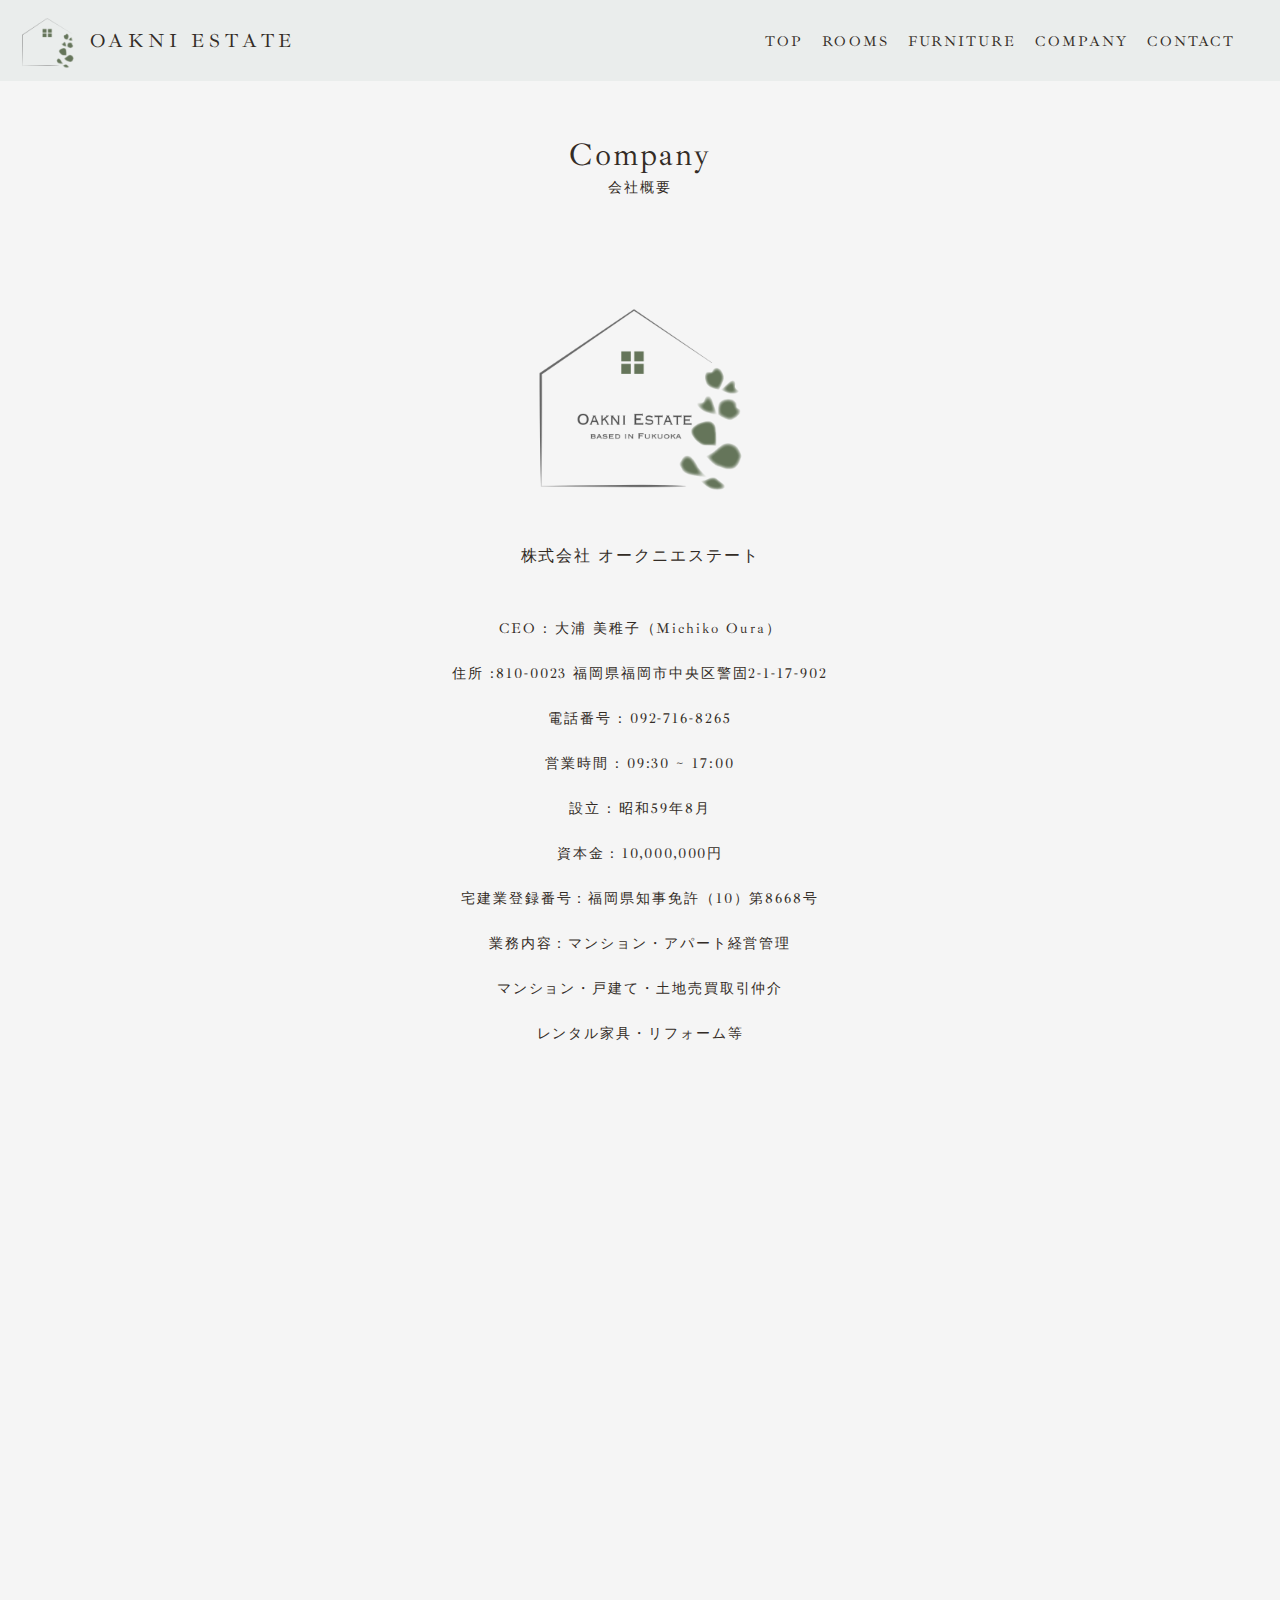
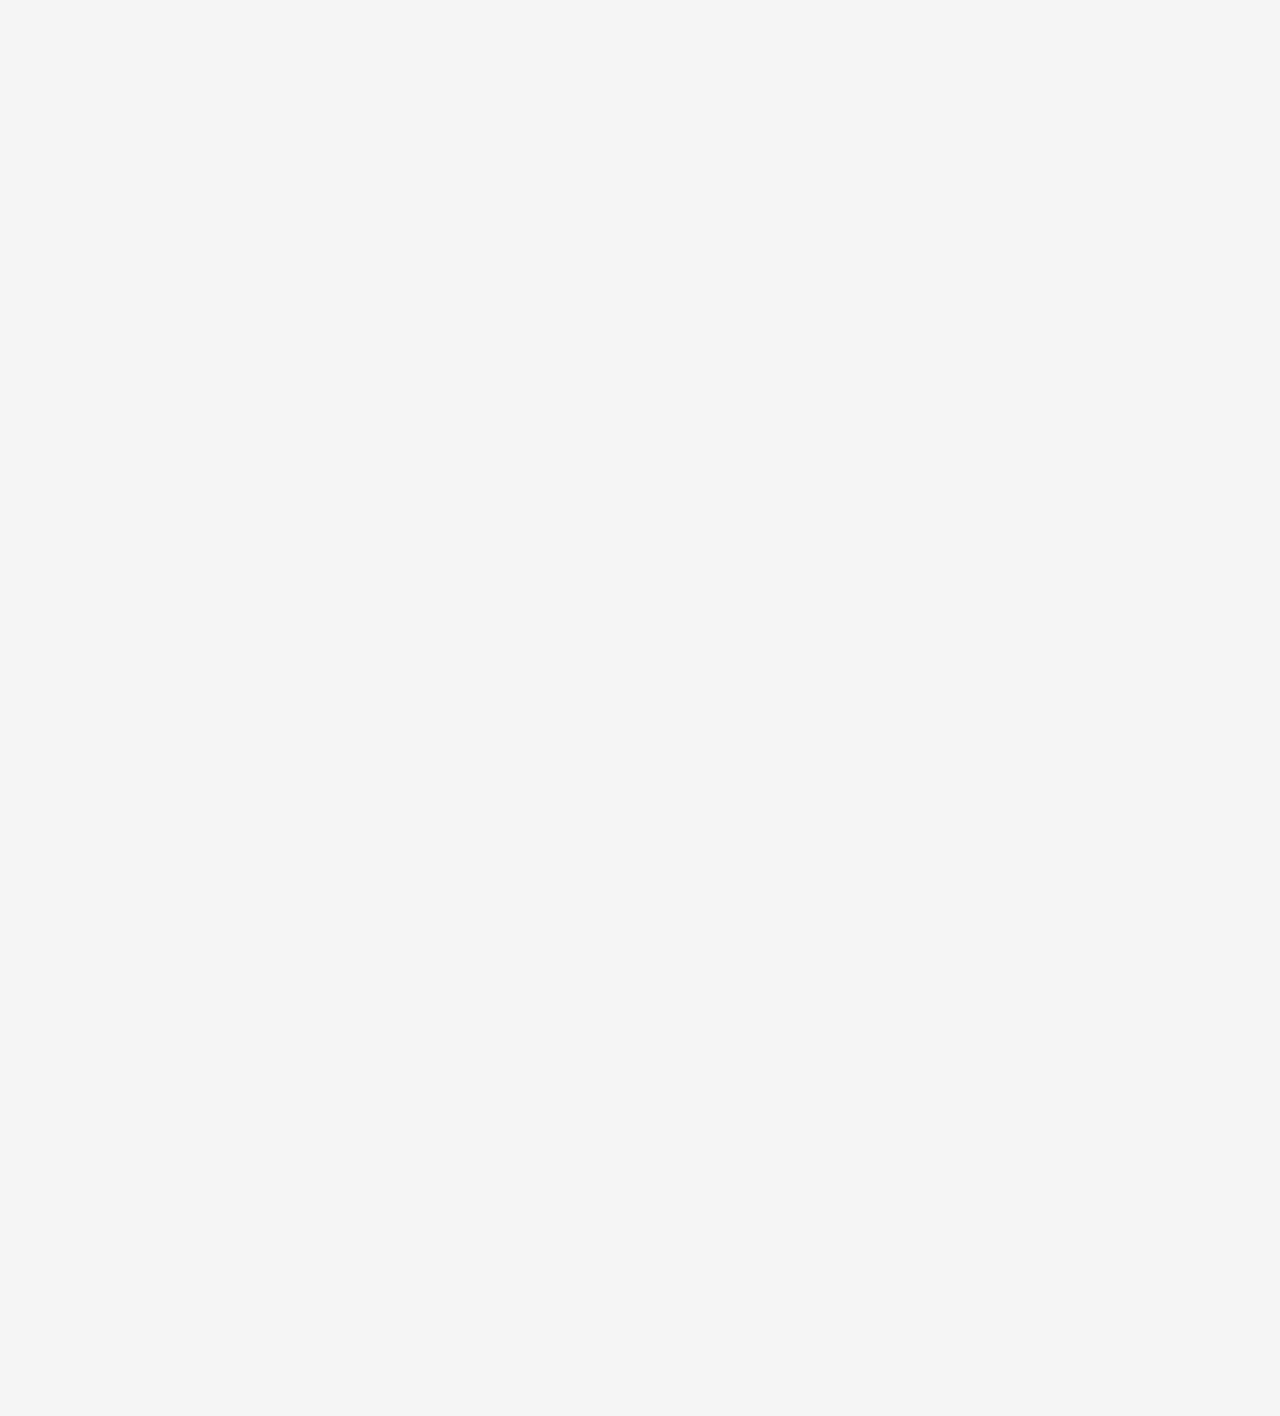
<file: company.html>
<!DOCTYPE html>
<html lang="ja">
  <head>
    <!-- Global site tag (gtag.js) - Google Analytics -->
    <script async src="https://www.googletagmanager.com/gtag/js?id=UA-210362828-1"></script>
    <script>
      window.dataLayer = window.dataLayer || [];
      function gtag(){dataLayer.push(arguments);}
      gtag('js', new Date());

      gtag('config', 'UA-210362828-1');
    </script>

    <meta charset="UTF-8">
    <meta http-equiv="X-UA-Compatible" content="IE=edge">
    <meta name="viewport" content="width=device-width, initial-scale=1.0">
    <title>オークニエステート：会社概要</title>
    <meta name="description" content="福岡でのお部屋探し、不動産仲介、ワークスペース探し、賃貸売買はオークニエステートにお任せください。福岡市中央区警固にオフィスを構える不動産です。どうぞお気軽に、ご相談ください。">
    
    <link rel="shortcut icon" href="img/favicon.ico" type="image/x-icon">
    <link rel="stylesheet" href="css/ress.css">
    <link rel="stylesheet" href="css/common.css">
    <link rel="stylesheet" href="css/company.css">

    <!-- Google Fonts -->
    <link rel="preconnect" href="https://fonts.googleapis.com">
    <link rel="preconnect" href="https://fonts.gstatic.com" crossorigin>
    <link href="https://fonts.googleapis.com/css2?family=Ibarra+Real+Nova&display=swap" rel="stylesheet">
    <link href="https://fonts.googleapis.com/css2?family=WindSong&display=swap" rel="stylesheet">


    <!-- Font Awesome -->
    <link href="https://use.fontawesome.com/releases/v5.6.1/css/all.css" rel="stylesheet">


    <!-- jQuery読み込み -->
    <script src="https://ajax.googleapis.com/ajax/libs/jquery/3.6.0/jquery.min.js"></script>

    <!-- ハンバーガーメニュー -->
    <script>
      $(function() {
        $('.three_line').on("click", function(){
    
        $(this).toggleClass('open');
        $('#gnav').toggleClass('open');
      });
    });
    
    // メニューをクリックされたら、非表示にする
    $(function() {
      $('.gnav-menu li a').on("click", function(){
        $('#gnav').removeClass('open');
      });
    });
    </script>

    <!-- 各コンテンツをふっわっと表示させるJS -->
    <script>
      window.onload = function() {
        scroll_effect();

        $(window).scroll(function(){
        scroll_effect();
      });

      function scroll_effect(){
        $('.effect-fade').each(function(){
          var elemPos = $(this).offset().top;
          var scroll = $(window).scrollTop();
          var windowHeight = $(window).height();
          if (scroll > elemPos - windowHeight){
          $(this).addClass('effect-scroll');
          }
        });
        }
      };
    </script>
    

  </head>
  <body>

    <header class="header">
      <!-- ヘッダー左（ロゴ、会社名） -->
      <section class="header-left">
        <div class="site-logo"><img src="img/site-logo.png" alt="ロゴ"></div>
        <p class="site-title">OAKNI ESTATE</p>
      </section>
      
      <!-- ヘッダー右（グロナビ） -->
      <section class="header-right">
        <nav id="nav">

          <li><a href="index.html" target="_blank" rel="noopener noreferrer">
            <span class="en">TOP</span>
            <span class="jp">トップ</span></a>
          </li>

          <li><a href="rooms.html" target="_blank" rel="noopener noreferrer" >
            <span class="en">ROOMS</span>
            <span class="jp">賃貸物件</span></a>
            <ul>
              <li><a href="rooms.html#jump" target="_blank" rel="noopener noreferrer">▶︎必要書類</a></li>
            </ul>
          </li>
            

          <li><a href="furniture.html" target="_blank" rel="noopener noreferrer" >
            <span class="en">FURNITURE</span>
            <span class="jp">家具のリース</span></a>
          </li>

          <li><a href="company.html" target="_blank" rel="noopener noreferrer" >
            <span class="en">COMPANY</span>
            <span class="jp">会社について</span></a>
          </li>

          <li><a href="contact.php" target="_blank" rel="noopener noreferrer" >
            <span class="en">CONTACT</span>
            <span class="jp">お問い合わせ</span></a>
          </li>
        </nav>
      </section>


      <!-- ハンバーガーメニュー -->
      <div id="hamburger">
        <section>
          <div class="three_line" id="btnA">
            <span></span>
            <span></span>
            <span></span>
          </div>
        </section>

        <!--ハンバーガー内のグロナビ-->
        <nav id="gnav">
          <div class="gnav-menu">

            <div class="gnav-img"><img src="img/oakni-logo.png" alt=""></div>

            <ul>
              <li><a href="index.html" target="_blank" rel="noopener noreferrer">
                <span>トップページ</span></a>
              </li>
    
              <li><a href="rooms.html" target="_blank" rel="noopener noreferrer" >
                <span>賃貸物件情報</span></a>
              </li>

              <li><a href="rooms.html#jump" target="_blank" rel="noopener noreferrer">
                <span>必要書類</span></a>
              </li>
                
    
              <li><a href="furniture.html" target="_blank" rel="noopener noreferrer" >
                <span>家具のリース</span></a>
              </li>
    
              <li><a href="company.html" target="_blank" rel="noopener noreferrer" >
                <span>会社概要</span></a>
              </li>
            </ul>

            <!-- ハンバーガーお問い合わせボタン -->
            <section class="contact02">
              <a class="contact-btn02" href="contact.php">
                <span>お問い合わせ</span>
              </a>
            </section>
          </div>

          <!--ハンバーガー内SNSセクション-->
          <ul class="sns-btns">
  
            <li><a href="https://www.instagram.com/oakni_estate/?hl=ja" class="flowbtn insta"><i class="fab fa-instagram"></i></a></li>
      
            <li><a href="https://lin.ee/byyGB2t" class="flowbtn line"><i class="fab fa-line"></i></a></li>

            <li><a href="mailto:oak@oakni-estate.co.jp" class="flowbtn mail"><i class="far fa-envelope"></i></a></li>
            </ul>
        </nav>
      </div>

    </header>

    <main class="second-main effect-fade">

      <!-- 共通h2・h3 -->
      <h2>Company</h2>
      <h3>会社概要</h3>

      <!-- オークニエステートのロゴ写真 -->
      <section class="company-logo" effect-fade>
        <img src="img/oakni-logo.png" alt="">
      </section>
      

      <!-- 会社概要 -->
      <section class="company-txt effect-fade">
        <p class="company-name" >株式会社 オークニエステート</p>
        <p>CEO : 大浦 美稚子（Michiko Oura）</p>
        <p>住所 :810-0023 福岡県福岡市中央区警固2-1-17-902</p>
        <p><a href="tel:092-716-8265">電話番号 : 092-716-8265</a></p>
        <p>営業時間 : 09:30 ~ 17:00</p>
        <p>設立 : 昭和59年8月</p>
        <p>資本金 : 10,000,000円</p>
        <p>宅建業登録番号：福岡県知事免許（10）第8668号</p>
        
        <p>業務内容：マンション・アパート経営管理<br>
          マンション・戸建て・土地売買取引仲介<br>レンタル家具・リフォーム等</p>

        <iframe class="map effect-fade" src="https://www.google.com/maps/embed?pb=!1m18!1m12!1m3!1d3323.8400359659026!2d130.39056951515232!3d33.58350234973308!2m3!1f0!2f0!3f0!3m2!1i1024!2i768!4f13.1!3m3!1m2!1s0x354191805e2b8deb%3A0x9d005bc292284414!2zKOagqinjgqrjg7zjgq_jg4vjgqjjgrnjg4bjg7zjg4g!5e0!3m2!1sja!2sjp!4v1634260602253!5m2!1sja!2sjp" width="400" height="200" style="border:0;" allowfullscreen="" loading="lazy"></iframe>

      </section>

      <!-- スタッフ紹介 -->
      <section class="staff effect-fade">
        <h2>Staff</h2>
        <h3>スタッフ紹介</h3>

        <div class="staff-introduce">

          <li class="effect-fade">
            <p class="staff-name">大浦 美稚子</p>
            <p class="staff-en-name">-Michiko Oura-</p>
            <p class="staff-role">代表取締役社長</p>
            <p class="staff-comment">警固で不動産を始めて50年になります。<br>女性ならではの視点から、<br>お客様の好みにあったお部屋探しをさせていただきます。</p>
          </li>
  
  
          <li class="effect-fade">
            <p class="staff-name">久保 美香</p>
            <p class="staff-en-name">-Mika Kubo-</p>
            <p class="staff-role">宅地建物取引士</p>
            <p class="staff-comment">賃貸・売買・管理、お家のリフォームまで、<br>なんでもお尋ねください。<br>お客さまの目線でご対応させていただきます。</p>
          </li>
  
  
  
          <li class="effect-fade">
            <p class="staff-name">三浦 美枝</p>
            <p class="staff-en-name">-Mie Miura-</p>
            <p class="staff-role">総務</p>
            <p class="staff-comment">お家のリフォーム、管理物件のオーナー様、<br>入居者対応を担当しております。</p>
          </li>
  
  
  
          <li class="effect-fade">
            <p class="staff-name">早瀬 千絵</p>
            <p class="staff-en-name">-Chie Hayase-</p>
            <p class="staff-role">経理</p>
            <p class="staff-comment">インテリア、収納アドバイザーとして<br>アドバイス差し上げます。</p>
          </li>
  

        </div>
        
      </section>


      <!-- 共通お問い合わせボタン -->
      <section class="contact effect-fade">
        <a class="contact-btn" href="contact.php">
          <span>CONTACT</span>
        </a>
      </section>

    </main>
    
    <footer class="footer effect-fade">
      <!-- 共通フッター -->
      <section class="main-footer">
        <section class="footer-left">
          <img class="footer-logo" src="img/oakni-logo.png" alt="">
          <div class="footer-adress">
            <p class="comapny-name">株式会社オークニエステート</p>
            <p class="adress">〒810-0023<br><a href="company.html" target="_blank" rel="noopener noreferrer" >福岡市中央区警固2-1-17-902</a></p>
            <p class="footer-tel"><a href="tel:092-716-8265" target="_blank" rel="noopener noreferrer" >tel:092-716-8265</a></p>
          </div>
        </section>

        <section class="footer-right">
          <li><a href="index.html" target="_blank" rel="noopener noreferrer" >
            <span>TOP</span></a>
          </li>

          <li><a href="rooms.html" target="_blank" rel="noopener noreferrer" >
          <span>ROOMS</span></a>
          </li>
          
          <li><a href="furniture.html" target="_blank" rel="noopener noreferrer" >
          <span>FURNITURE</span></a>
          </li>

          <li><a href="company.html" target="_blank" rel="noopener noreferrer" >
          <span>COMPANY</span></a>
          </li>

          <li><a href="contact.php" target="_blank" rel="noopener noreferrer" >
          <span>CONTACT</span></a>
          </li>

        </section>
      </section>

      <section class="copy-right">
        <p>©︎ 2021, Oakni Estate, All Rights Reserved.</p>
      </section>
    
    </footer>
  
  </body>
</html>
</file>
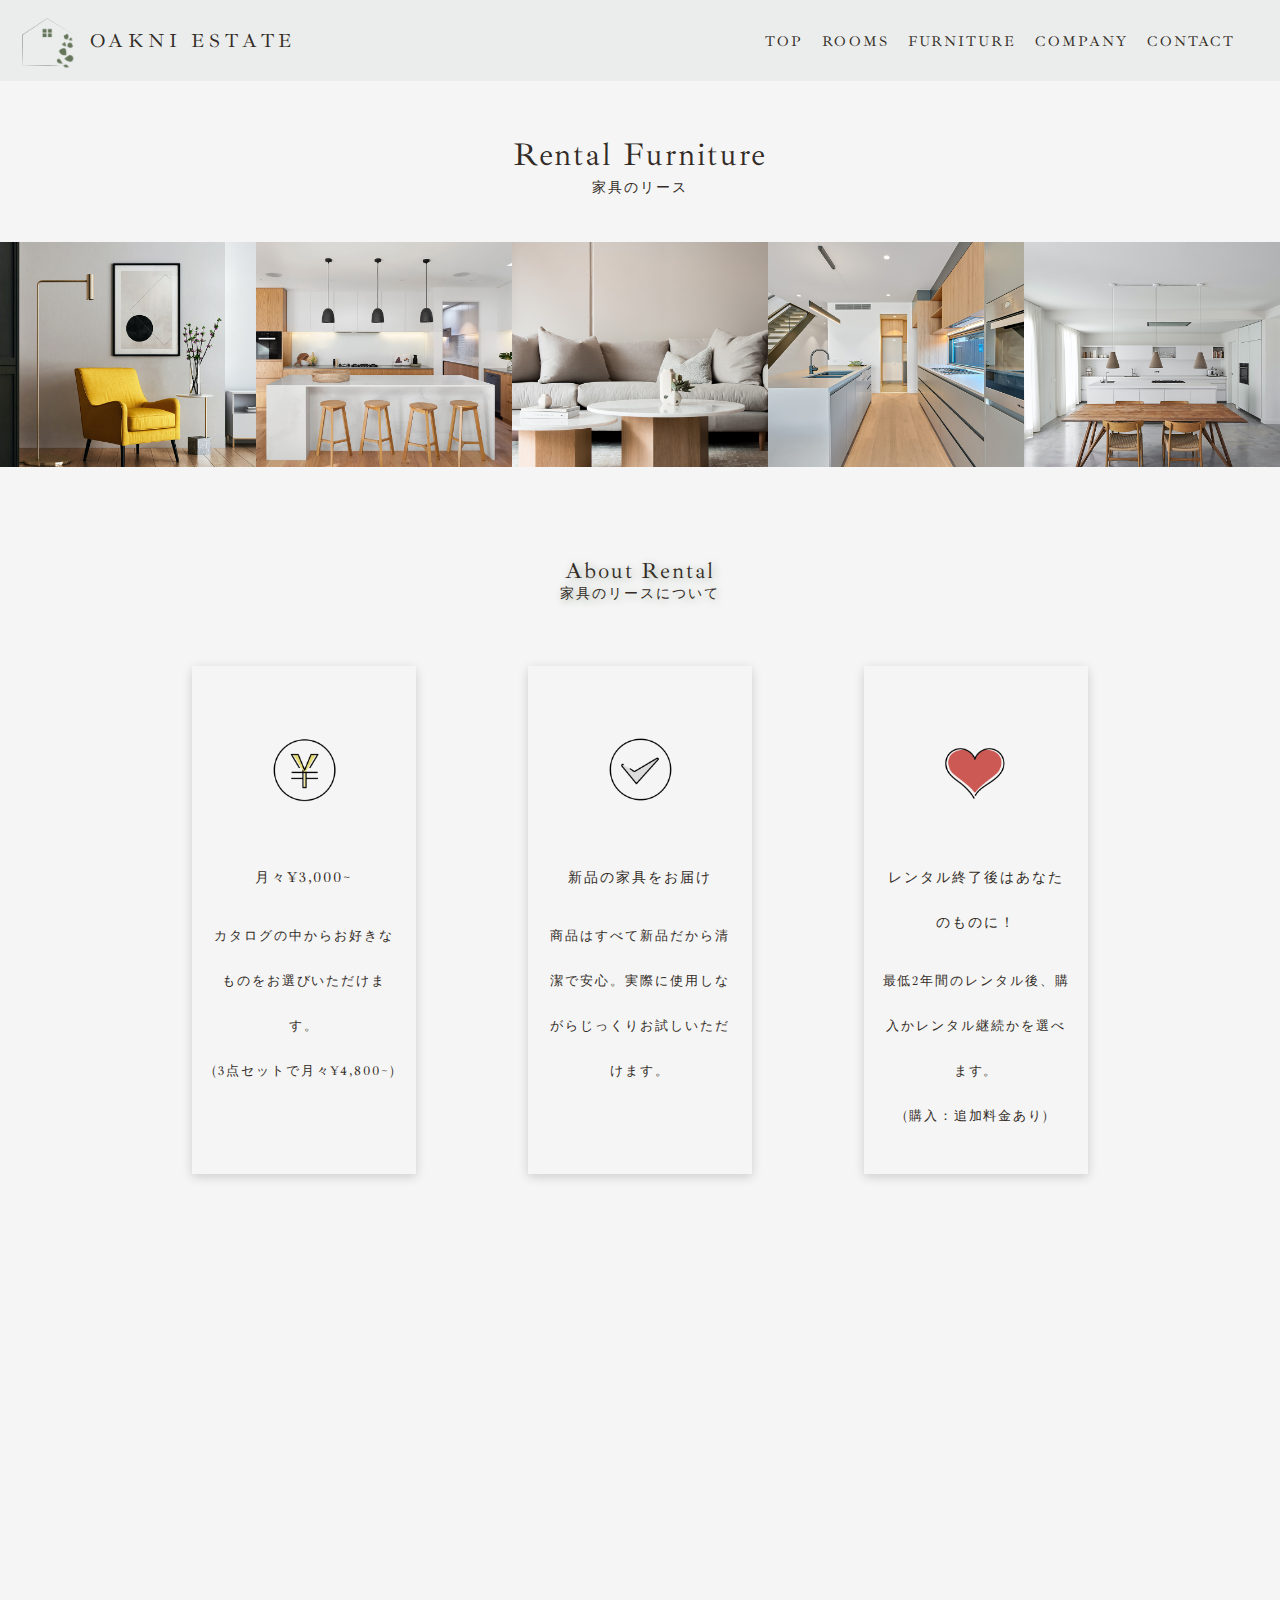
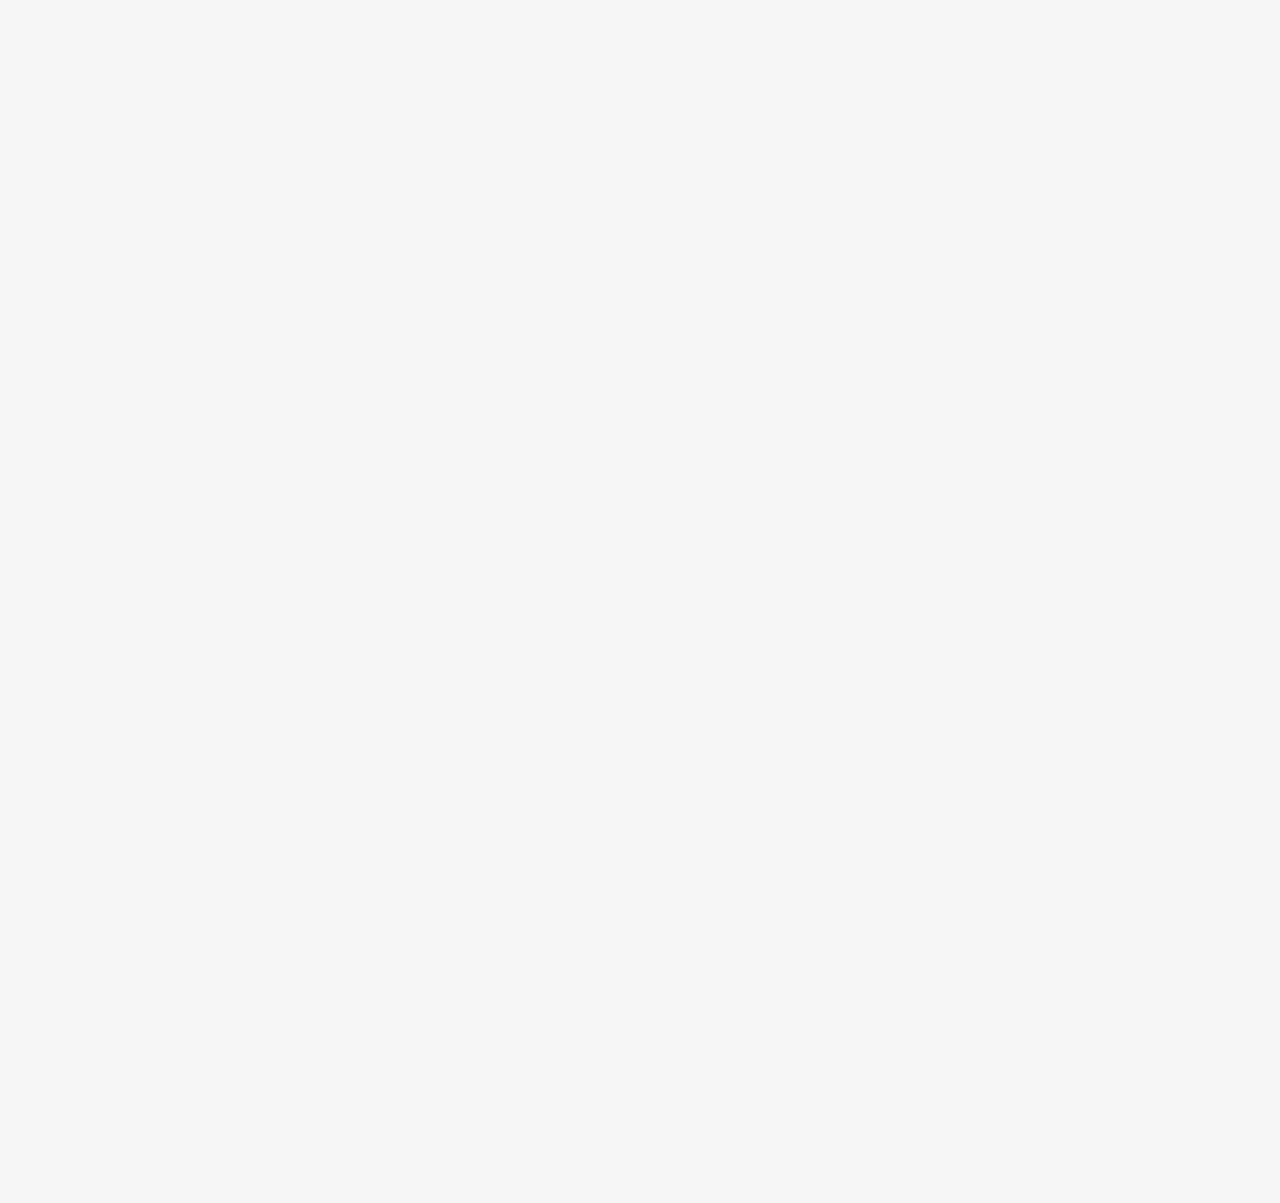
<file: furniture.html>
<!DOCTYPE html>
<html lang="ja">
  <head>
    
    <!-- Global site tag (gtag.js) - Google Analytics -->
    <script async src="https://www.googletagmanager.com/gtag/js?id=UA-210362828-1"></script>
    <script>
      window.dataLayer = window.dataLayer || [];
      function gtag(){dataLayer.push(arguments);}
      gtag('js', new Date());

      gtag('config', 'UA-210362828-1');
    </script>

    <meta charset="UTF-8">
    <meta http-equiv="X-UA-Compatible" content="IE=edge">
    <meta name="viewport" content="width=device-width, initial-scale=1.0">
    <title>オークニエステート：家具のリース</title>
    <meta name="description" content="福岡でのお部屋探し、不動産仲介、ワークスペース探し、賃貸売買はオークニエステートにお任せください。福岡市中央区警固にオフィスを構える不動産です。どうぞお気軽に、ご相談ください。">
    
    <link rel="shortcut icon" href="img/favicon.ico" type="image/x-icon">
    <link rel="stylesheet" href="css/ress.css">
    <link rel="stylesheet" href="css/common.css">
    <link rel="stylesheet" href="css/furniture.css">

    <!-- Google Fonts -->
    <link rel="preconnect" href="https://fonts.googleapis.com">
    <link rel="preconnect" href="https://fonts.gstatic.com" crossorigin>
    <link href="https://fonts.googleapis.com/css2?family=Ibarra+Real+Nova&display=swap" rel="stylesheet">
    <link href="https://fonts.googleapis.com/css2?family=WindSong&display=swap" rel="stylesheet">

    <!-- Font Awesome -->
    <link href="https://use.fontawesome.com/releases/v5.6.1/css/all.css" rel="stylesheet">


    <!-- jQuery読み込み -->
    <script src="https://ajax.googleapis.com/ajax/libs/jquery/3.6.0/jquery.min.js"></script>

    <!-- ハンバーガーメニュー -->
    <script>
      $(function() {
        $('.three_line').on("click", function(){
    
        $(this).toggleClass('open');
        $('#gnav').toggleClass('open');
      });
    });
    
    // メニューをクリックされたら、非表示にする
    $(function() {
      $('.gnav-menu li a').on("click", function(){
        $('#gnav').removeClass('open');
      });
    });
    </script>

    <!-- 各コンテンツをふっわっと表示させるJS -->
    <script>
      window.onload = function() {
        scroll_effect();

        $(window).scroll(function(){
        scroll_effect();
      });

      function scroll_effect(){
        $('.effect-fade').each(function(){
          var elemPos = $(this).offset().top;
          var scroll = $(window).scrollTop();
          var windowHeight = $(window).height();
          if (scroll > elemPos - windowHeight){
          $(this).addClass('effect-scroll');
          }
        });
        }
      };
    </script>

  </head>
  <body>

    <header class="header">
      <!-- ヘッダー左（ロゴ、会社名） -->
      <section class="header-left">
        <div class="site-logo"><img src="img/site-logo.png" alt="ロゴ"></div>
        <p class="site-title">OAKNI ESTATE</p>
      </section>
      
      <!-- ヘッダー右（グロナビ） -->
      <section class="header-right">
        <nav id="nav">

          <li><a href="index.html" target="_blank" rel="noopener noreferrer">
            <span class="en">TOP</span>
            <span class="jp">トップ</span></a>
          </li>

          <li><a href="rooms.html" target="_blank" rel="noopener noreferrer" >
            <span class="en">ROOMS</span>
            <span class="jp">賃貸物件</span></a>
            <ul>
              <li><a href="rooms.html#jump" target="_blank" rel="noopener noreferrer">▶︎必要書類</a></li>
            </ul>
          </li>
            

          <li><a href="furniture.html" target="_blank" rel="noopener noreferrer" >
            <span class="en">FURNITURE</span>
            <span class="jp">家具のリース</span></a>
          </li>

          <li><a href="company.html" target="_blank" rel="noopener noreferrer" >
            <span class="en">COMPANY</span>
            <span class="jp">会社について</span></a>
          </li>

          <li><a href="contact.php" target="_blank" rel="noopener noreferrer" >
            <span class="en">CONTACT</span>
            <span class="jp">お問い合わせ</span></a>
          </li>
        </nav>
      </section>


      <!-- ハンバーガーメニュー -->
      <div id="hamburger">
        <section>
          <div class="three_line" id="btnA">
            <span></span>
            <span></span>
            <span></span>
          </div>
        </section>

        <!--ハンバーガー内のグロナビ-->
        <nav id="gnav">
          <div class="gnav-menu">

            <div class="gnav-img"><img src="img/oakni-logo.png" alt=""></div>

            <ul>
              <li><a href="index.html" target="_blank" rel="noopener noreferrer">
                <span>トップページ</span></a>
              </li>
    
              <li><a href="rooms.html" target="_blank" rel="noopener noreferrer" >
                <span>賃貸物件情報</span></a>
              </li>

              <li><a href="rooms.html#jump" target="_blank" rel="noopener noreferrer">
                <span>必要書類</span></a>
              </li>
                
    
              <li><a href="furniture.html" target="_blank" rel="noopener noreferrer" >
                <span>家具のリース</span></a>
              </li>
    
              <li><a href="company.html" target="_blank" rel="noopener noreferrer" >
                <span>会社概要</span></a>
              </li>
            </ul>

            <!-- ハンバーガーお問い合わせボタン -->
            <section class="contact02">
              <a class="contact-btn02" href="contact.php">
                <span>お問い合わせ</span>
              </a>
            </section>
          </div>

          <!--ハンバーガー内SNSセクション-->
          <ul class="sns-btns">
  
            <li><a href="https://www.instagram.com/oakni_estate/?hl=ja" class="flowbtn insta"><i class="fab fa-instagram"></i></a></li>
      
            <li><a href="https://lin.ee/byyGB2t" class="flowbtn line"><i class="fab fa-line"></i></a></li>

            <li><a href="mailto:oak@oakni-estate.co.jp" class="flowbtn mail"><i class="far fa-envelope"></i></a></li>
            </ul>
        </nav>
      </div>

    </header>

    <main class="second-main effect-fade">
      
      <h2>Rental Furniture</h2>
      <h3>家具のリース</h3>

      <section class="furniture-photos effect-fade">
        <img src="rooms.img/furniture-01.jpg" alt="家具１">
        <img src="rooms.img/furniture-02.jpg" alt="家具２" class="img-none">
        <img src="rooms.img/furniture-03.jpg" alt="家具３" class="img-none">
        <img src="rooms.img/furniture-04.jpg" alt="家具４" class="img-none">
        <img src="rooms.img/furniture-05.jpg" alt="家具５" class="img-none">
      </section>


      <h4>About Rental</h4>
      <h5>家具のリースについて</h5>
      <section class="about-rental effect-fade">

        <li>
          <img class="mini-img" src="icons/money.png" alt="money-icon">
          <p>月々¥3,000~</p>
          <p class="detail-txt">カタログの中からお好きなものをお選びいただけます。<br>(3点セットで月々¥4,800~)
          </p> 
        </li>

        <li>
          <img class="mini-img" src="icons/check.png" alt="check-icon">
          <p>新品の家具をお届け</p>
          <p class="detail-txt">商品はすべて新品だから清潔で安心。実際に使用しながらじっくりお試しいただけます。</p>
        </li>

        <li>
          <img class="mini-img" src="icons/heart.png" alt="heart-icon">
          <p>レンタル終了後はあなたのものに！</p>
          <p class="detail-txt">最低2年間のレンタル後、購入かレンタル継続かを選べます。<br>(購入：追加料金あり)</p>
        </li>
        
      </section>

      
      <section class="rental-flow effect-fade">
        <h4>Rental Flow</h4>
        <h5>お手続きの流れ</h5>

        <li>
          <div class="flow-img">
            <img src="icons/offer-01.png" alt="offer-icon-01">
            <img src="icons/offer-02.png" alt="offer-icon-02" class="img-none">
          </div>

          <div class="flow-txt">
            <p>お部屋の雰囲気に合わせて、必要な家具家電を選択、<br>ネットにて注文します。</p>
            <span class="arrow-down"></span>
          </div>
        </li>

        <li>
          <div class="flow-img">
            <img src="icons/ship-01.png" alt="ship-icon-01">
            <img src="icons/ship-02.png" alt="ship-icon-02" class="img-none">
          </div>

          <div class="flow-txt">
            <p>お家までお届け</p>
            <span class="arrow-down"></span>
          </div>
        </li>

        <li>
          <div class="flow-img">
            <img src="icons/kagu-02.png" alt="kagu-icon-01">
            <img src="icons/kagu-04.png" alt="kagu-icon-02" class="img-none">
          </div>

          <div class="flow-txt">
            <p>レンタル開始（最低２年間）</p>
            <span class="arrow-down"></span>
          </div>
        </li>

        <li>
          <div class="flow-img last-img">
            <img src="icons/my-kagu.png" alt="mykagu-icon">
          </div>

          <div class="flow-txt">
            <p>自分のものにするか、レンタルを継続するかを選ぶ。</p>
          </div>

        </li>


         
        <!-- 共通お問い合わせボタン -->
        <section class="contact effect-fade">
          <p class="contact-txt">- 詳しくはお問い合わせください -</p>
          <a class="contact-btn" href="contact.php">
            <span>CONTACT</span>
          </a>
        </section>

        
      </section>
      
    </main>
    
  <footer class="footer effect-fade">
      <!-- 共通フッター -->
      <section class="main-footer">
        <section class="footer-left">
          <img class="footer-logo" src="img/oakni-logo.png" alt="">
          <div class="footer-adress">
            <p class="comapny-name">株式会社オークニエステート</p>
            <p class="adress">〒810-0023<br><a href="company.html" target="_blank" rel="noopener noreferrer" >福岡市中央区警固2-1-17-902</a></p>
            <p class="footer-tel"><a href="tel:092-716-8265" target="_blank" rel="noopener noreferrer" >tel:092-716-8265</a></p>
          </div>
        </section>

        <section class="footer-right">
          <li><a href="index.html" target="_blank" rel="noopener noreferrer" >
            <span>TOP</span></a>
          </li>

          <li><a href="rooms.html" target="_blank" rel="noopener noreferrer" >
          <span>ROOMS</span></a>
          </li>
          
          <li><a href="furniture.html" target="_blank" rel="noopener noreferrer" >
          <span>FURNITURE</span></a>
          </li>

          <li><a href="company.html" target="_blank" rel="noopener noreferrer" >
          <span>COMPANY</span></a>
          </li>

          <li><a href="contact.php" target="_blank" rel="noopener noreferrer" >
          <span>CONTACT</span></a>
          </li>

        </section>
      </section>

      <section class="copy-right">
        <p>©︎ 2021, Oakni Estate, All Rights Reserved.</p>
      </section>
    
    </footer>
  
  </body>
</html>
</file>
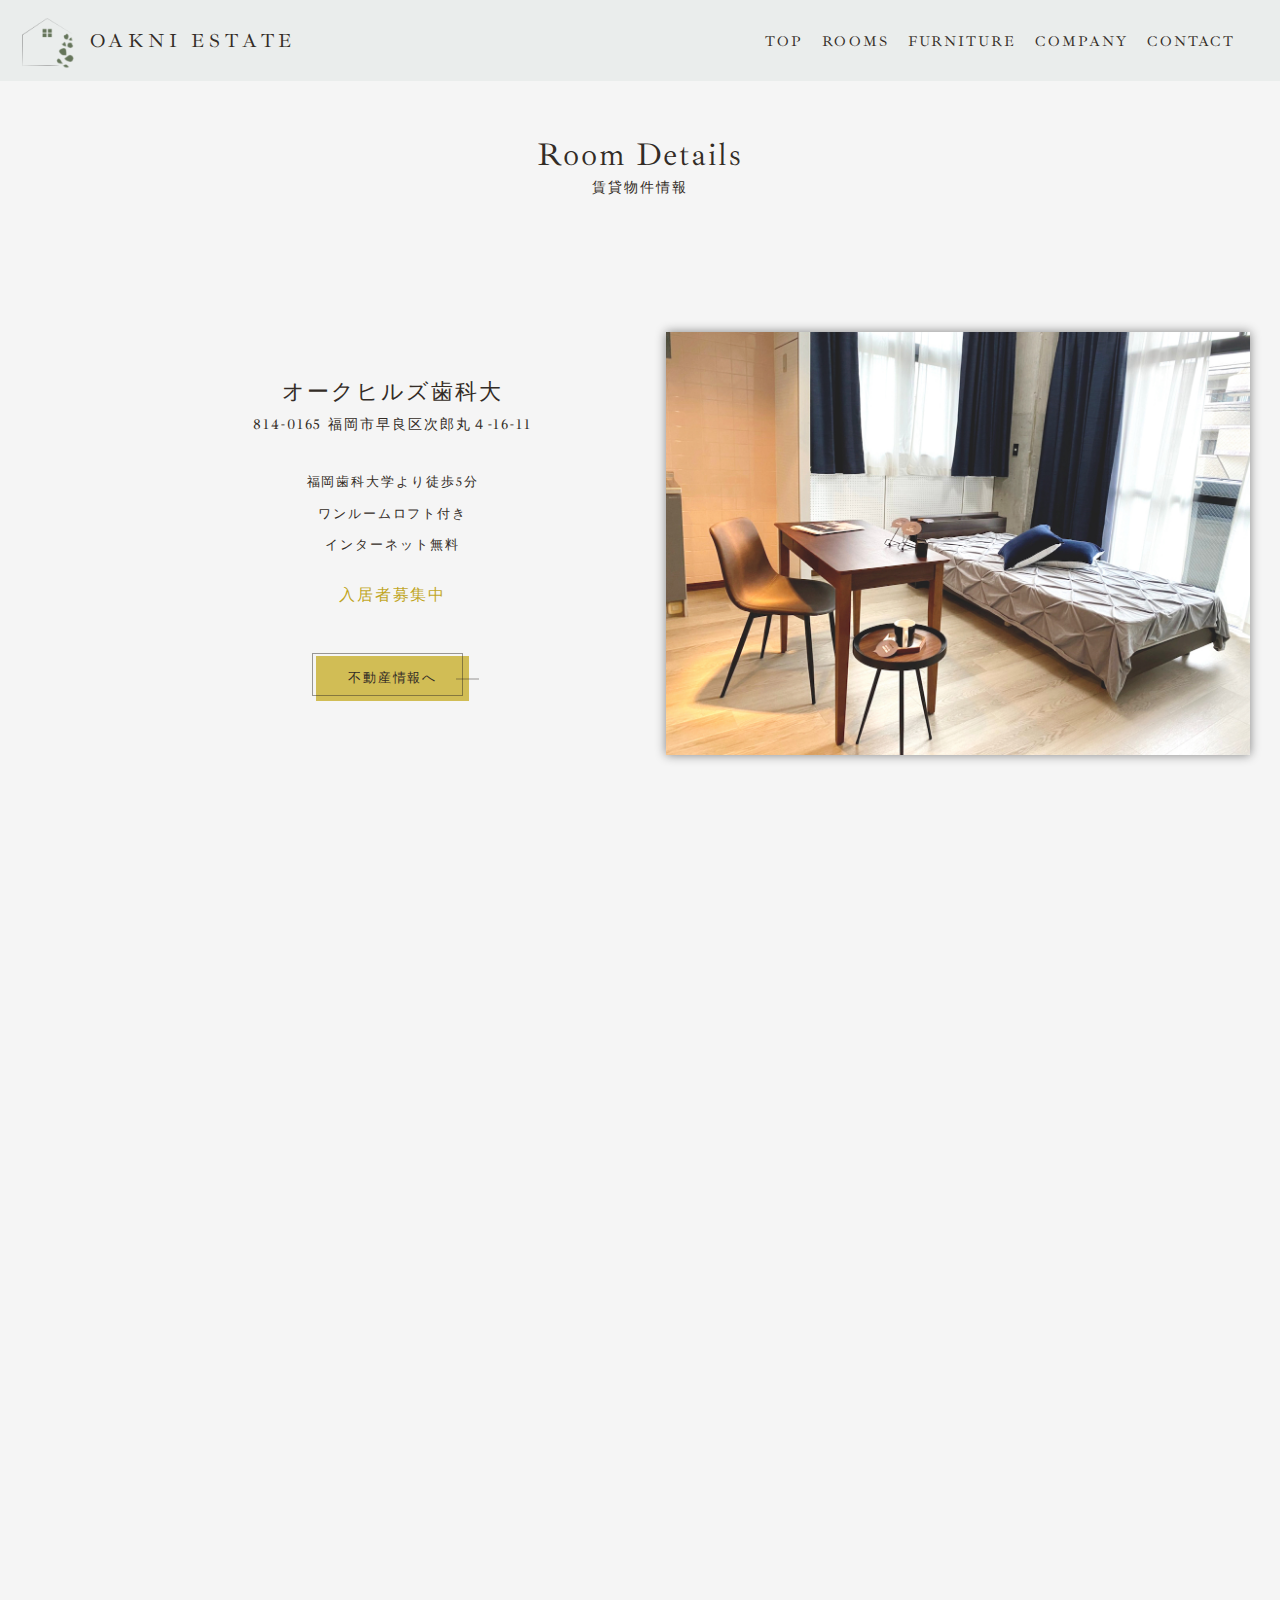
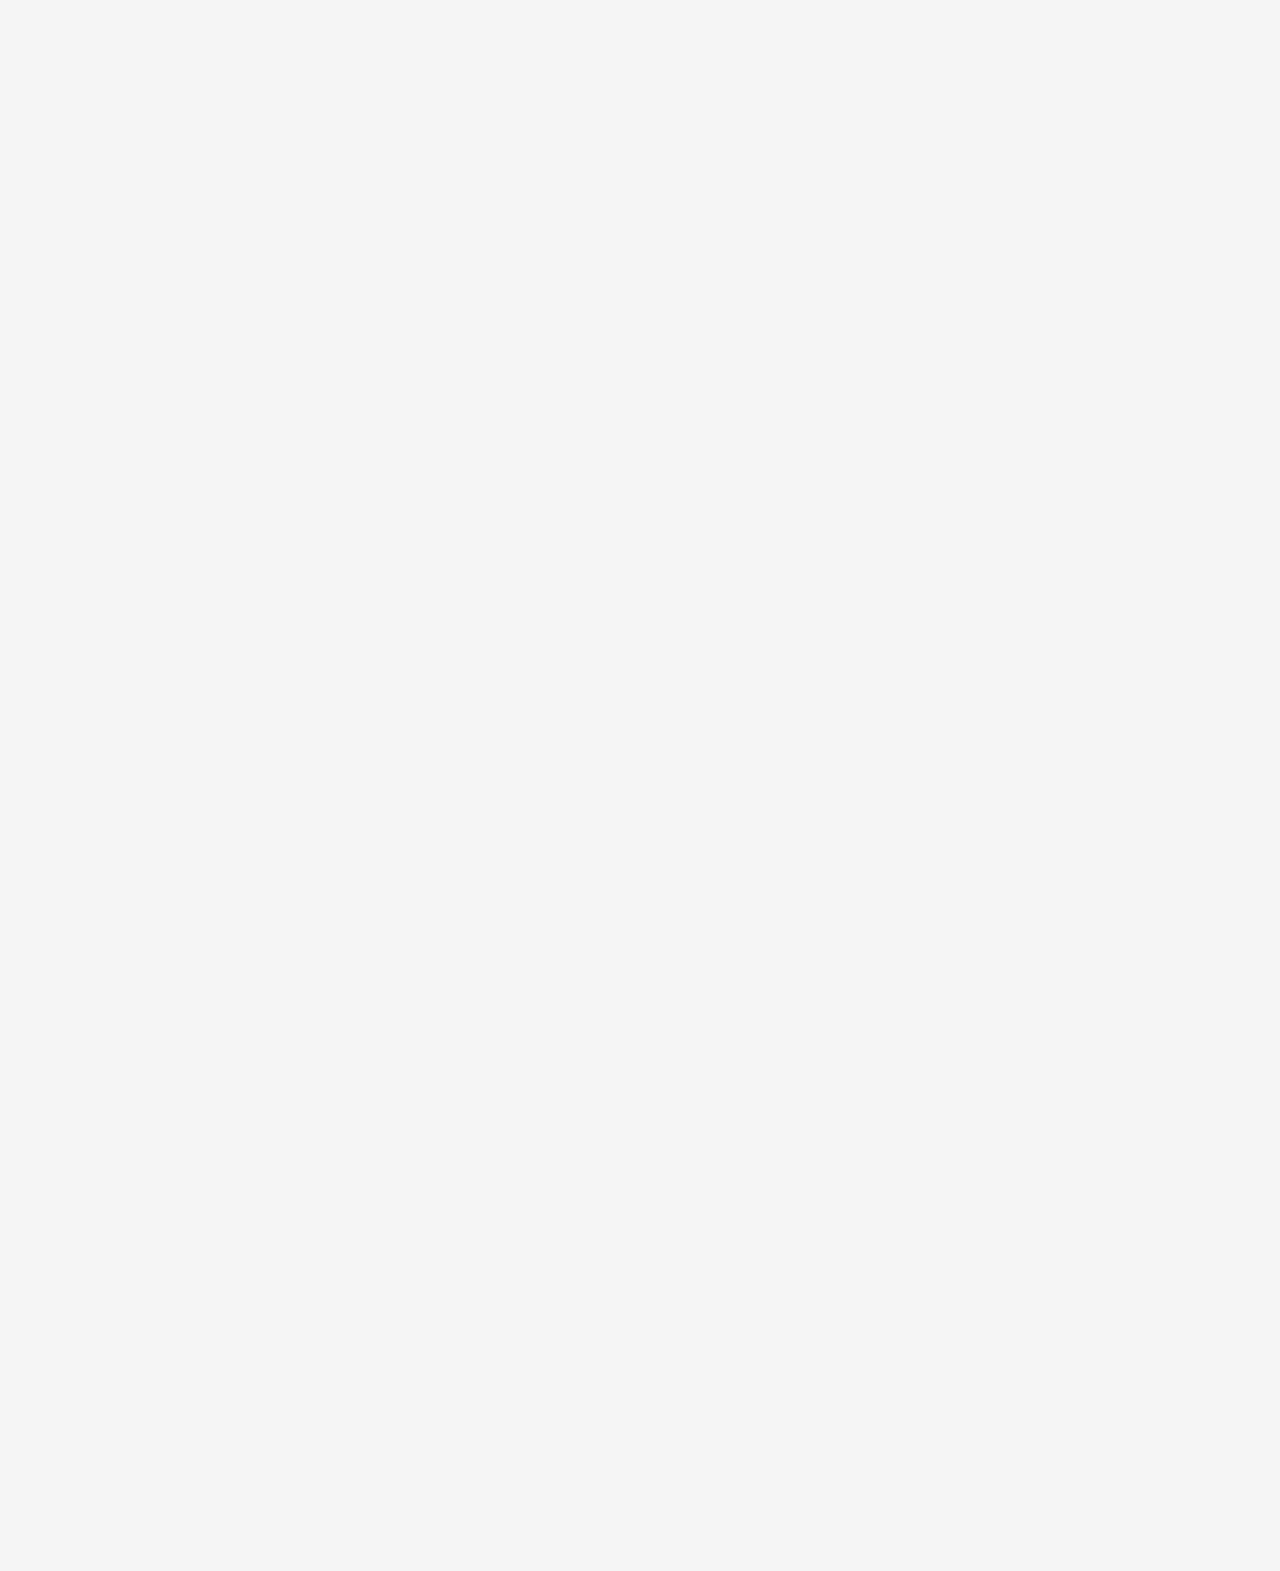
<file: rooms.html>
<!DOCTYPE html>
<html lang="ja">
  <head>
    <!-- Global site tag (gtag.js) - Google Analytics -->
    <script async src="https://www.googletagmanager.com/gtag/js?id=UA-210362828-1"></script>
    <script>
      window.dataLayer = window.dataLayer || [];
      function gtag(){dataLayer.push(arguments);}
      gtag('js', new Date());

      gtag('config', 'UA-210362828-1');
    </script>

    <meta charset="UTF-8">
    <meta http-equiv="X-UA-Compatible" content="IE=edge">
    <meta name="viewport" content="width=device-width, initial-scale=1.0">
    <title>オークニエステート：賃貸物件紹介</title>
    <meta name="description" content="福岡でのお部屋探し、不動産仲介、ワークスペース探し、賃貸売買はオークニエステートにお任せください。福岡市中央区警固にオフィスを構える不動産です。どうぞお気軽に、ご相談ください。">
    
    <link rel="shortcut icon" href="img/favicon.ico" type="image/x-icon">
    <link rel="stylesheet" href="css/ress.css">
    <link rel="stylesheet" href="css/common.css">
    <link rel="stylesheet" href="css/rooms.css">
    <link rel="stylesheet" href="css/find.css">
    

    <!-- Google Fonts -->
    <link rel="preconnect" href="https://fonts.googleapis.com">
    <link rel="preconnect" href="https://fonts.gstatic.com" crossorigin>
    <link href="https://fonts.googleapis.com/css2?family=Ibarra+Real+Nova&display=swap" rel="stylesheet">
    <link href="https://fonts.googleapis.com/css2?family=WindSong&display=swap" rel="stylesheet">


    <!-- Font Awesome -->
    <link href="https://use.fontawesome.com/releases/v5.6.1/css/all.css" rel="stylesheet">


    <!-- jQuery読み込み -->
    <script src="https://ajax.googleapis.com/ajax/libs/jquery/3.6.0/jquery.min.js"></script>

    <!-- ハンバーガーメニュー -->
    <script>
      $(function() {
        $('.three_line').on("click", function(){
    
        $(this).toggleClass('open');
        $('#gnav').toggleClass('open');
      });
    });
    
    // メニューをクリックされたら、非表示にする
    $(function() {
      $('.gnav-menu li a').on("click", function(){
        $('#gnav').removeClass('open');
      });
    });
    </script>

    <!-- 各コンテンツをふっわっと表示させるJS -->
    <script>
      window.onload = function() {
        scroll_effect();

        $(window).scroll(function(){
        scroll_effect();
      });

      function scroll_effect(){
        $('.effect-fade').each(function(){
          var elemPos = $(this).offset().top;
          var scroll = $(window).scrollTop();
          var windowHeight = $(window).height();
          if (scroll > elemPos - windowHeight){
          $(this).addClass('effect-scroll');
          }
        });
        }
      };
    </script>

    <!-- スライドショー１ -->
    <script>
      window.addEventListener('load', function () {
        viewSlide('.slide img');
      });
      function viewSlide(className, slideNo = -1)
      {
        let imgArray = document.querySelectorAll(className);
        if (slideNo >= 0) {
          //初回以外は現在のスライドを消す
          imgArray[slideNo].style.opacity = 0;
        }
        slideNo++;
        if (slideNo >= imgArray.length) {
          slideNo = 0; //次のスライドがなければ最初のスライドへ戻る
        }
        imgArray[slideNo].style.opacity = 1;
        let msec = document.getElementById('slide_speed').value;
        setTimeout(function(){viewSlide(className, slideNo);}, msec);
      }
      </script>

      <!-- スライドショー２ -->
      <script>
        window.addEventListener('load', function () {
          viewSlide('.slide02 img');
        });
        function viewSlide(className, slideNo = -1)
        {
          let imgArray = document.querySelectorAll(className);
          if (slideNo >= 0) {
            //初回以外は現在のスライドを消す
            imgArray[slideNo].style.opacity = 0;
          }
          slideNo++;
          if (slideNo >= imgArray.length) {
            slideNo = 0; //次のスライドがなければ最初のスライドへ戻る
          }
          imgArray[slideNo].style.opacity = 1;
          let msec = document.getElementById('slide_speed02').value;
          setTimeout(function(){viewSlide(className, slideNo);}, msec);
        }
        </script>
      
    
  </head>
  <body>

    <header class="header">
      <!-- ヘッダー左（ロゴ、会社名） -->
      <section class="header-left">
        <div class="site-logo"><img src="img/site-logo.png" alt="ロゴ"></div>
        <p class="site-title">OAKNI ESTATE</p>
      </section>
      
      <!-- ヘッダー右（グロナビ） -->
      <section class="header-right">
        <nav id="nav">

          <li><a href="index.html" target="_blank" rel="noopener noreferrer">
            <span class="en">TOP</span>
            <span class="jp">トップ</span></a>
          </li>

          <li><a href="rooms.html" target="_blank" rel="noopener noreferrer" >
            <span class="en">ROOMS</span>
            <span class="jp">賃貸物件</span></a>
            <ul>
              <li><a href="rooms.html#jump" target="_blank" rel="noopener noreferrer">▶︎必要書類</a></li>
            </ul>
          </li>
            

          <li><a href="furniture.html" target="_blank" rel="noopener noreferrer" >
            <span class="en">FURNITURE</span>
            <span class="jp">家具のリース</span></a>
          </li>

          <li><a href="company.html" target="_blank" rel="noopener noreferrer" >
            <span class="en">COMPANY</span>
            <span class="jp">会社について</span></a>
          </li>

          <li><a href="contact.php" target="_blank" rel="noopener noreferrer" >
            <span class="en">CONTACT</span>
            <span class="jp">お問い合わせ</span></a>
          </li>
        </nav>
      </section>


      <!-- ハンバーガーメニュー -->
      <div id="hamburger">
        <section>
          <div class="three_line" id="btnA">
            <span></span>
            <span></span>
            <span></span>
          </div>
        </section>

        <!--ハンバーガー内のグロナビ-->
        <nav id="gnav">
          <div class="gnav-menu">

            <div class="gnav-img"><img src="img/oakni-logo.png" alt=""></div>

            <ul>
              <li><a href="index.html" target="_blank" rel="noopener noreferrer">
                <span>トップページ</span></a>
              </li>
    
              <li><a href="rooms.html" target="_blank" rel="noopener noreferrer" >
                <span>賃貸物件情報</span></a>
              </li>

              <li><a href="rooms.html#jump" target="_blank" rel="noopener noreferrer">
                <span>必要書類</span></a>
              </li>
                
    
              <li><a href="furniture.html" target="_blank" rel="noopener noreferrer" >
                <span>家具のリース</span></a>
              </li>
    
              <li><a href="company.html" target="_blank" rel="noopener noreferrer" >
                <span>会社概要</span></a>
              </li>
            </ul>

            <!-- ハンバーガーお問い合わせボタン -->
            <section class="contact02">
              <a class="contact-btn02" href="contact.php">
                <span>お問い合わせ</span>
              </a>
            </section>
          </div>

          <!--ハンバーガー内SNSセクション-->
          <ul class="sns-btns">
  
            <li><a href="https://www.instagram.com/oakni_estate/?hl=ja" class="flowbtn insta"><i class="fab fa-instagram"></i></a></li>
      
            <li><a href="https://lin.ee/byyGB2t" class="flowbtn line"><i class="fab fa-line"></i></a></li>

            <li><a href="mailto:oak@oakni-estate.co.jp" class="flowbtn mail"><i class="far fa-envelope"></i></a></li>
            </ul>
        </nav>
      </div>

    </header>

    <main class="second-main effect-fade">

      <h2>Room Details</h2>
      <h3>賃貸物件情報</h3>

      <section class="rooms effect-fade">

        <!-- オークヒルズ歯科大 -->
        <div class="room room-01">
          <!-- 住所・物件情報 -->
          <li class="room-adress">
            <p class="house-name">オークヒルズ歯科大</p>
            <p>814-0165 福岡市早良区次郎丸４-16-11</p>

            <p class="house-details">福岡歯科大学より徒歩5分<br>ワンルームロフト付き<br>インターネット無料</p>

            <p class="vacancy">入居者募集中</p>

            <!-- フレンズへのボタン -->
            <p class="btn"><a href="https://www.f-takken.com/freins/rent/houses/keyword/items?keyword=%E3%82%AA%E3%83%BC%E3%82%AF%E3%83%92%E3%83%AB%E3%82%BA%E6%AD%AF%E7%A7%91%E5%A4%A7&_token=fLTQOazPZ3T2HA7cIkEABxCpZ1PjdAM9b3WdpQu6" target="_blank" rel="noopener noreferrer">不動産情報へ</a></p>
          </li>


          <!-- スライドショー写真 -->
          <li class="slide">
            <img src="rooms.img/sika-boys-room-01.jpg" alt="">
            <img src="rooms.img/sika-boys-room-02.jpg" alt="">
            <img src="rooms.img/sika-boys-room-03.jpg" alt="">
            <img src="rooms.img/sika-girls-room-01.jpg" alt="">
            <img src="rooms.img/sika-boys-room-01.jpg" alt="">
            <img src="rooms.img/sika-boys-room-02.jpg" alt="">
            <img src="rooms.img/sika-boys-room-03.jpg" alt="">
            <img src="rooms.img/sika-girls-room-01.jpg" alt="">
          </li>

          <p>
            <input type="range" id="slide_speed" value="2000" min="100" max="10000">
          </p>
        </div>



        <!-- グリーンヒルズ有田 -->
        <div class="room room-02 effect-fade">
          
          <!-- スライドショー写真 -->
          <li class="slide slide02">
            <img src="rooms.img/arita-boys-room-04.jpg" alt="">
            <img src="rooms.img/arita-loft.jpg" alt="">
            <img src="rooms.img/arita-washroom.jpg" alt="">
            <img src="rooms.img/arita-white-kitchen.jpg" alt="">
          </li>

          <p>
            <input type="range" id="slide_speed02" value="2000" min="100" max="10000">
          </p>


          <!-- 住所・物件情報 -->
          <li class="room-adress effect-fade">
            <p class="house-name">グリーンヒルズ有田</p>
            <p>814-0033 福岡市早良区有田1-27-1</p>

            <p class="house-details">バス停徒歩１分<br>ワンルームロフト付<br>無料Wi-Fi JCOM</p>

            <p class="vacancy">入居者募集中</p>

            <!-- フレンズへのボタン -->
            <p class="btn" id="jump"><a href="https://www.f-takken.com/freins/rent/houses/keyword/items?keyword=%E3%82%B0%E3%83%AA%E3%83%BC%E3%83%B3%E3%83%92%E3%83%AB%E3%82%BA%E6%9C%89%E7%94%B0&_token=fLTQOazPZ3T2HA7cIkEABxCpZ1PjdAM9b3WdpQu6" target="_blank" rel="noopener noreferrer">不動産情報へ</a></p>
          </li>
        </div>
      </section>

      <!-- 必要書類 -->
      <section class="find-flow effect-fade">
        <li>
        <div class="flow-img">
          <img src="icons/PDF.png" alt="">
        </div>

        <div class="flow-txt">
          <p class="subject">必要書類</p>
          <p class="contxt">
            <!-- 【代理店用】保証委託申込書_個人.pdf -->
            <a href="PDF/【代理店用】保証委託申込書_個人.pdf" target="_blank">PDFファイル1：【代理店用】保証委託申込書_個人</a>

            <!-- 【代理店用】保証委託申込書_法人.pdf -->
            <a href="PDF/【代理店用】保証委託申込書_法人.pdf" target="_blank">PDFファイル2：【代理店用】保証委託申込書_法人</a>

            <!-- 個人情報取扱規程 _ 株式会社Casa.pdf -->
            <a href="PDF/個人情報取扱規程 _ 株式会社Casa.pdf" target="_blank">PDFファイル3：個人情報取扱規程 _ 株式会社Casa</a>

            <!-- 親権者同意書.pdf -->
            <a href="PDF/親権者同意書.pdf" target="_blank">PDFファイル4：親権者同意書</a>
          </p>
        </div>

      </li>
      </section>

      <section class="room-others effect-fade">
        <h4 class="room-others-title">その他管理物件</h4>
        <div class="room-list">

          <li><p>西新ビル</p><p class="room-others-adress">814-0011<br>福岡市早良区高取1-1-53</p></li>

          <li><p>大濠ハイツ</p><p class="room-others-adress">814-0044<br>福岡市中央区六本松3-16-28</p></li>

          <li><p>ラフィネス薬院イーストコート</p><p class="room-others-adress">810-0014<br>福岡市中央区平尾1-6-23</p></li>

          <li><p>リトル中洲</p><p class="room-others-adress">810-0801<br>福岡市博多区中州2-7-3</p></li>

          <li><p>グリーンヒルズ平尾</p><p class="room-others-adress">815-0083<br>福岡市南区高宮1-22-1</p></li>

          <li><p>コーポ平和 A棟・B棟</p><p class="room-others-adress">819-0001<br>福岡市西区小戸3-7-12</p></li>
        </div>
    

      </section>

      
      
      
    </main>
    
  <footer class="footer effect-fade">
      <!-- 共通フッター -->
      <section class="main-footer">
        <section class="footer-left">
          <img class="footer-logo" src="img/oakni-logo.png" alt="">
          <div class="footer-adress">
            <p class="comapny-name">株式会社オークニエステート</p>
            <p class="adress">〒810-0023<br><a href="company.html" target="_blank" rel="noopener noreferrer" >福岡市中央区警固2-1-17-902</a></p>
            <p class="footer-tel"><a href="tel:092-716-8265" target="_blank" rel="noopener noreferrer" >tel:092-716-8265</a></p>
          </div>
        </section>

        <section class="footer-right">
          <li><a href="index.html" target="_blank" rel="noopener noreferrer" >
            <span>TOP</span></a>
          </li>

          <li><a href="rooms.html" target="_blank" rel="noopener noreferrer" >
          <span>ROOMS</span></a>
          </li>
          
          <li><a href="furniture.html" target="_blank" rel="noopener noreferrer" >
          <span>FURNITURE</span></a>
          </li>

          <li><a href="company.html" target="_blank" rel="noopener noreferrer" >
          <span>COMPANY</span></a>
          </li>

          <li><a href="contact.php" target="_blank" rel="noopener noreferrer" >
          <span>CONTACT</span></a>
          </li>

        </section>
      </section>

      <section class="copy-right">
        <p>©︎ 2021, Oakni Estate, All Rights Reserved.</p>
      </section>
    
  </footer>
  
  </body>
</html>
</file>
<file: css/ress.css>
/*!
 * ress.css • v4.0.0
 * MIT License
 * github.com/filipelinhares/ress
 */

/* # =================================================================
   # Global selectors
   # ================================================================= */

   html {
    box-sizing: border-box;
    -webkit-text-size-adjust: 100%; /* Prevent adjustments of font size after orientation changes in iOS */
    word-break: normal;
    -moz-tab-size: 4;
    tab-size: 4;
  }
  
  *,
  ::before,
  ::after {
    background-repeat: no-repeat; /* Set `background-repeat: no-repeat` to all elements and pseudo elements */
    box-sizing: inherit;
  }
  
  ::before,
  ::after {
    text-decoration: inherit; /* Inherit text-decoration and vertical align to ::before and ::after pseudo elements */
    vertical-align: inherit;
  }
  
  * {
    padding: 0; /* Reset `padding` and `margin` of all elements */
    margin: 0;
  }
  
  /* # =================================================================
     # General elements
     # ================================================================= */
  
  hr {
    overflow: visible; /* Show the overflow in Edge and IE */
    height: 0; /* Add the correct box sizing in Firefox */
    color: inherit; /* Correct border color in Firefox. */
  }
  
  details,
  main {
    display: block; /* Render the `main` element consistently in IE. */
  }
  
  summary {
    display: list-item; /* Add the correct display in all browsers */
  }
  
  small {
    font-size: 80%; /* Set font-size to 80% in `small` elements */
  }
  
  [hidden] {
    display: none; /* Add the correct display in IE */
  }
  
  abbr[title] {
    border-bottom: none; /* Remove the bottom border in Chrome 57 */
    /* Add the correct text decoration in Chrome, Edge, IE, Opera, and Safari */
    text-decoration: underline;
    text-decoration: underline dotted;
  }
  
  a {
    background-color: transparent; /* Remove the gray background on open links in IE 10 */
  }
  
  a:open,
  a:hover {
    outline-width: 0; /* Remove the outline when hovering in all browsers */
  }
  
  code,
  kbd,
  pre,
  samp {
    font-family: monospace, monospace; /* Specify the font family of code elements */
  }
  
  pre {
    font-size: 1em; /* Correct the odd `em` font sizing in all browsers */
  }
  
  b,
  strong {
    font-weight: bolder; /* Add the correct font weight in Chrome, Edge, and Safari */
  }
  
  /* https://gist.github.com/unruthless/413930 */
  sub,
  sup {
    font-size: 75%;
    line-height: 0;
    position: relative;
    vertical-align: baseline;
  }
  
  sub {
    bottom: -0.25em;
  }
  
  sup {
    top: -0.5em;
  }
  
  table {
    border-color: inherit; /* Correct border color in all Chrome, Edge, and Safari. */
    text-indent: 0; /* Remove text indentation in Chrome, Edge, and Safari */
  }
  
  /* # =================================================================
     # Forms
     # ================================================================= */
  
  input {
    border-radius: 0;
  }
  
  /* Replace pointer cursor in disabled elements */
  [disabled] {
    cursor: default;
  }
  
  [type='number']::-webkit-inner-spin-button,
  [type='number']::-webkit-outer-spin-button {
    height: auto; /* Correct the cursor style of increment and decrement buttons in Chrome */
  }
  
  [type='search'] {
    -webkit-appearance: textfield; /* Correct the odd appearance in Chrome and Safari */
    outline-offset: -2px; /* Correct the outline style in Safari */
  }
  
  [type='search']::-webkit-search-decoration {
    -webkit-appearance: none; /* Remove the inner padding in Chrome and Safari on macOS */
  }
  
  textarea {
    overflow: auto; /* Internet Explorer 11+ */
    resize: vertical; /* Specify textarea resizability */
  }
  
  button,
  input,
  optgroup,
  select,
  textarea {
    font: inherit; /* Specify font inheritance of form elements */
  }
  
  optgroup {
    font-weight: bold; /* Restore the font weight unset by the previous rule */
  }
  
  button {
    overflow: visible; /* Address `overflow` set to `hidden` in IE 8/9/10/11 */
  }
  
  button,
  select {
    text-transform: none; /* Firefox 40+, Internet Explorer 11- */
  }
  
  /* Apply cursor pointer to button elements */
  button,
  [type='button'],
  [type='reset'],
  [type='submit'],
  [role='button'] {
    cursor: pointer;
    color: inherit;
  }
  
  /* Remove inner padding and border in Firefox 4+ */
  button::-moz-focus-inner,
  [type='button']::-moz-focus-inner,
  [type='reset']::-moz-focus-inner,
  [type='submit']::-moz-focus-inner {
    border-style: none;
    padding: 0;
  }
  
  /* Replace focus style removed in the border reset above */
  button:-moz-focusring,
  [type='button']::-moz-focus-inner,
  [type='reset']::-moz-focus-inner,
  [type='submit']::-moz-focus-inner {
    outline: 1px dotted ButtonText;
  }
  
  button,
  html [type='button'], /* Prevent a WebKit bug where (2) destroys native `audio` and `video`controls in Android 4 */
  [type='reset'],
  [type='submit'] {
    -webkit-appearance: button; /* Correct the inability to style clickable types in iOS */
  }
  
  /* Remove the default button styling in all browsers */
  button,
  input,
  select,
  textarea {
    background-color: transparent;
    border-style: none;
  }
  
  a:focus,
  button:focus,
  input:focus,
  select:focus,
  textarea:focus {
    outline-width: 0;
  }
  
  /* Style select like a standard input */
  select {
    -moz-appearance: none; /* Firefox 36+ */
    -webkit-appearance: none; /* Chrome 41+ */
  }
  
  select::-ms-expand {
    display: none; /* Internet Explorer 11+ */
  }
  
  select::-ms-value {
    color: currentColor; /* Internet Explorer 11+ */
  }
  
  legend {
    border: 0; /* Correct `color` not being inherited in IE 8/9/10/11 */
    color: inherit; /* Correct the color inheritance from `fieldset` elements in IE */
    display: table; /* Correct the text wrapping in Edge and IE */
    max-width: 100%; /* Correct the text wrapping in Edge and IE */
    white-space: normal; /* Correct the text wrapping in Edge and IE */
    max-width: 100%; /* Correct the text wrapping in Edge 18- and IE */
  }
  
  ::-webkit-file-upload-button {
    /* Correct the inability to style clickable types in iOS and Safari */
    -webkit-appearance: button;
    color: inherit;
    font: inherit; /* Change font properties to `inherit` in Chrome and Safari */
  }
  
  /* # =================================================================
     # Specify media element style
     # ================================================================= */
  
  img {
    border-style: none; /* Remove border when inside `a` element in IE 8/9/10 */
  }
  
  /* Add the correct vertical alignment in Chrome, Firefox, and Opera */
  progress {
    vertical-align: baseline;
  }
  
  /* # =================================================================
     # Accessibility
     # ================================================================= */
  
  /* Specify the progress cursor of updating elements */
  [aria-busy='true'] {
    cursor: progress;
  }
  
  /* Specify the pointer cursor of trigger elements */
  [aria-controls] {
    cursor: pointer;
  }
  
  /* Specify the unstyled cursor of disabled, not-editable, or otherwise inoperable elements */
  [aria-disabled='true'] {
    cursor: default;
  }
</file>
<file: css/common.css>
@charset "utf-8";

html{
  font-size: 100%;
}

body{
  font-size: 0.9rem;
  background-color: whitesmoke;
  color: #332c26;
  font-family: 'Ibarra Real Nova', serif;
  text-align: center;
  letter-spacing: .15vw;
  width: 100vw;
  margin: 0 auto;
}

a{
  cursor: pointer ;
  text-decoration: none;
  color: #332c26;
  display: block;
}

img{
  max-width: 100vw;
}

li{
  list-style: none;
}

/* 下からふっわっと表示 */
.effect-fade {
  opacity : 0;
  transform : translate(0, 45px);
  transition : all 700ms;
  transition-delay: .5s;
}
  
.effect-fade.effect-scroll {
  opacity : 1;
  transform : translate(0, 0);
}
/*** 下からふっわっと表示ここまで ***/



/* トップ固定ヘッダー*/
.header{
  position: fixed;
  z-index: 99;
  width: 100vw;
  height: 9vh;
  background-color: #eaedec;
  /* flex関係 */
  display: flex;
  align-items: center;
  justify-content: space-between;
  padding: 0vh 2vw 0vh 1.5vw;
}

/* ヘッダー左側 */
.header-left{
  display: flex;
  align-items: center;
}

/* サイトトップのロゴ */
.site-logo img{
  width: 4.5vw;
  height: 9vh;
  object-fit: contain;
  padding-top: 1vh;

}

/* サイトトップ会社名 */
.site-title {
  letter-spacing: .3rem;
  font-size: 1.2rem; 
  padding-left: 1vw;
}

/* ヘッダー右側 グロナビ */
#nav{
  display: flex;
  align-items: center;
}
#nav li{
  padding-right: 1.5vw;
  position: relative;
}

/* hoverで日本語表示・非表示 */
#nav li a span.en {
  display: inline;
}
#nav li a:hover span.en {
  display: none;
}
#nav li a span.jp {
  display: none;
}
#nav li a:hover span.jp {
  display: inline;
}


/*子階層以降共通*/
#nav li li {
  height: 0;
  overflow: hidden;
  transition: .5s;
  position: absolute;
  width: 10vw;
}

#nav li:hover > ul > li {
  height: 5rem;
  overflow: scroll;
}




.main{
  height: auto;
}


/* 共通コンタクトボタン */
.contact-btn{
  width: 20%;
  height: 8vh;
  background-color: #ceb849ee;
  margin: 20vh auto;
  position: relative;
}

.contact-btn::before{
  content: '';
  position: absolute;
  top: -.8vh;
  left: -.5vw;
  width: 100%;
  height: 100%;
  border: 1px solid #302c2579;
}

.contact a::after {
	content: '';
  width: 10px;
  height: 10px;
  border: 0;
  border-top: solid 1px #332c26;
  border-right: solid 1px #332c26;
  position: absolute;
  top: 48%;
  right: 3vw;
  margin-top: -4px;
  transform: rotate(45deg);
}

.contact a:hover {
	color: #f1f0f0;
  background-color:  #b99a00e0;
}

.contact span{
  line-height: 8vh;
  font-size: 1.2rem;
}

/* 共通フッター */
.main-footer{
  height: auto;
  display: flex;
  background-color: #eaedec;
  padding: 4vh 7vw;
}

.footer-left{
  width: 85%;
  display: flex;
}

.footer-left img{
  width: 150px;
  height: 150px;
  object-fit: cover;
  margin-right: 3vw;
}

.footer-adress{
  height: 5vh;
}

.footer-adress p{
  text-align: left;
  margin: 3vh auto;
}

.footer-right{
  width: 15%;
  text-align: left;
}

.footer-right li{
  margin: 1.7vh auto;
}

.copy-right{
  height: auto;
  padding: 2.5vh ;
  background-color: #838f82;
  color: #eaedec;
}

.copy-right p{
  font-size: .7rem;
}    

@media screen and (max-width:599px) {
  body{
    font-size: 0.8rem;
  }
  
  /* サイトトップのロゴ */
  .site-logo img{
    width: 15vw;
  }
  
  /* サイトトップ会社名 */
  .site-title {
    padding-left: 2vw;
  }
  
  /* ヘッダー右側 グロナビ */
  #nav{
    display: none;
  }
  
  /* 共通コンタクトボタン */
  .contact-btn{
    width: 75%;
  }
  
  .contact-btn::before{
    left: -1vw;
  }
  
  .contact a::after {
    top: 47%;
    right: 5vw;
  }

  .contact span{
    font-size: 1rem;
    letter-spacing: .7vw;
  }
  
  /* 共通フッター */
  .main-footer{
    padding: 2vh 0vw 2vh 6vw;
  }
  
  .footer-left{
    width: 100%;
  }
  
  .footer-left img{
    width: 110px;
    height: 110px;
    margin-right: 13vw;
  }

  .footer-adress p{
    margin: 1.5vh auto;
    font-size: .7rem;
  }
  
  .footer-right{
    display: none;
  }

  .copy-right{
    padding: 1.5vh ;
  }
  
  .copy-right p{
    font-size: .6rem;
  }    
  
}







/* ハンバーガーメニューCSS */

/*スマホ用ハンバーガーメニュー*/
#hamburger {
  display : block;
  position: fixed;
  right : 13vw;
  top   : 0vh;
  text-align: center;
  height: 100vh;
}

.three_line {
  position: relative;
  cursor: pointer;
  z-index: 52;
}

.three_line span {
  position: absolute;
  width: 8vw;
  height: 1px;
  background: #332c26;
}
.three_line, .three_line span {
  display: inline-block;
  transition: all .5s;
}

/* ライン幅調整 */
.three_line span:nth-of-type(1) {
  top: 1.5vh;
}
.three_line span:nth-of-type(2) {
  top: 3vh;
}
.three_line span:nth-of-type(3) {
  top: 4.5vh;
}

#btnA span:nth-of-type(1) {
  -webkit-animation: btnA-bar01 .5s forwards;
  animation: btnA-bar01 .5s forwards;
}
@-webkit-keyframes btnA-bar01 {
  0% {
    -webkit-transform: translateY(12.3px) rotate(-45deg);
  }
  100% {
    -webkit-transform: translateY(0) rotate(0);
  }
}
@keyframes btnA-bar01 {
  0% {

    transform: translateY(12.3px) rotate(-45deg);
  }
  100% {
    transform: translateY(0) rotate(0);
  }
}
#btnA span:nth-of-type(2) {
  -webkit-animation: btnA-bar02 .5s forwards;
  animation: btnA-bar02 .5s forwards;
}
@-webkit-keyframes btnA-bar02 {
  0% {
    opacity: 0;
  }
  100% {
    opacity: 1;
  }
}
@keyframes btnA-bar02 {
  0% {
    opacity: 0;
  }
  100% {
    opacity: 1;
  }
}
#btnA span:nth-of-type(3) {
  -webkit-animation: btnA-bar03 .5s forwards;
  animation: btnA-bar03 .5s forwards;
}
@-webkit-keyframes btnA-bar03 {
  0% {
    -webkit-transform: translateY(-12.3px) rotate(45deg);
  }
  100% {
    -webkit-transform: translateY(0) rotate(0);
  }
}
@keyframes btnA-bar03 {
  0% {
    transform: translateY(-12.3px) rotate(45deg);
  }
  100% {
    transform: translateY(0) rotate(0);
  }
}
#btnA::after {
  position: absolute;
  top: 2vh;
  right: -6.3vw;
  display: block;
  content: '';
  width: 20px;
  height: 20px;
  border-radius: 50%;
  border: .5px solid #838f82;
  transition: all .1s;
  opacity: 0;
}
#btnA.open::after {
  -webkit-animation: circle .5s;
  animation: circle .5s;
}
@-webkit-keyframes circle {
  0% {
    -webkit-transform: scale(.1);
    opacity: 0;
  }
  50% {
    opacity: 1;
  }
  100% {
    -webkit-transform: scale(3.5);
    opacity: 0;
  }
}
@keyframes circle {
  0% {
    transform: scale(.1);
    opacity: 0;
  }
  50% {
    opacity: 1;
  }
  100% {
    transform: scale(3.5);
    opacity: 0;
  }
}
#btnA.open span:nth-of-type(1) {
  -webkit-animation: open-btnA-bar01 .5s .5s forwards;
  animation: open-btnA-bar01 .5s .5s forwards;
}
@-webkit-keyframes open-btnA-bar01 {
  0% {
    -webkit-transform: translateY(0) rotate(0);
  }
  100% {
    -webkit-transform: translateY(12.3px) rotate(-45deg);
  }
}
@keyframes open-btnA-bar01 {
  0% {
    transform: translateY(0) rotate(0);
  }
  100% {
    transform: translateY(12.3px) rotate(-45deg);
  }
}
#btnA.open span:nth-of-type(2) {
  -webkit-animation: open-btnA-bar02 .5s .5s forwards;
  animation: open-btnA-bar02 .5s .5s forwards;
}
@-webkit-keyframes open-btnA-bar02 {
  0% {
    opacity: 1;
  }
  100% {
    opacity: 0;
  }
}
@keyframes open-btnA-bar02 {
  0% {
    opacity: 1;
  }
  100% {
    opacity: 0;
  }
}
#btnA.open span:nth-of-type(3) {
  -webkit-animation: open-btnA-bar03 .5s .5s forwards;
  animation: open-btnA-bar03 .5s .5s forwards;
}
@-webkit-keyframes open-btnA-bar03 {
  0% {
    -webkit-transform: translateY(0) rotate(0);
  }
  100% {
    -webkit-transform: translateY(-12.3px) rotate(45deg);
  }
}
@keyframes open-btnA-bar03 {
  0% {
    transform: translateY(0) rotate(0);
  }
  100% {
    transform: translateY(-12.3px) rotate(45deg);
  }
}

/*ハンバーガーメニュークリック時のグロナビ*/
#gnav{
  position: fixed;
  top: 0;
  right: -100%;
  width: 100vw;
  height: 100vh;
  background: #eaedec;
  font-size: 1rem;
  z-index: 2;
  transition: all 0.6s;
}

.gnav-img img{
  width: 40vw;
  height: 40vh;
  object-fit: contain;
  margin: -5vh auto -10vh;
}

#gnav.open{
  right: 0px;
}

#gnav .gnav-menu ul li{
  width: 90%;
  margin: 5vh auto;
}

/* ハンバーガー内コンタクトボタン */

.contact-btn02{
  width: 50%;
  height: 5vh;
  background-color: #ceb849ee;
  margin: 7vh auto 5vh;
  position: relative;
}

.contact-btn02::before{
  content: '';
  position: absolute;
  top: -.5vh;
  left: -1vw;
  width: 100%;
  height: 100%;
  border: 1px solid #302c2579;
}

.contact02 a::after {
	content: '';
  width: 7px;
  height: 7px;
  right: 6vw;
  top: 47%;
  border: 0;
  border-top: solid 1px #332c26;
  border-right: solid 1px #332c26;
  position: absolute;
  margin-top: -4px;
  transform: rotate(45deg);
}

.contact02 span{
  line-height: 5vh;
  font-size: 1rem;
  letter-spacing: .7vw;
}

/* ハンバーガー内SNSセクション */
/* ボタン全体 */
.sns-btns{
  display: flex;
}

.flowbtn{
    border-radius:50%;
    position:relative;
    display:inline-block;
    width:40px;
    height:40px;
    font-size:20px;
    transition:.5s;
    background-color:#838f82;
    color:#fff;
    margin-left: 1.5vw;
  }

  .insta{
    margin-left: 32vw;
  }
  
  /* アイコンをど真ん中に */
  .flowbtn i{
    position:absolute;
    top:50%;
    left:50%;
    -ms-transform:translate(-50%,-50%);
    -webkit-transform:translate(-50%,-50%);
    transform:translate(-50%,-50%);
    }
  
  /* Instagramホバー時 */
  .flowbtn.insta:hover{
    background:-webkit-linear-gradient(135deg, #427effc2 0%, #f13f7ac9 70%) no-repeat;
    background:linear-gradient(135deg, #427effb9 0%, #f13f7ac7 70%) no-repeat;		
  }
  
  /* LINEホバー時 */
  .flowbtn.line:hover{
    background: linear-gradient(135deg, #3a9278bb 0%,#00c300bd 100%);
  }

  /* お問い合わせホバー時 */
  .flowbtn.mail:hover{
    background:linear-gradient(135deg, #fad961b7 0%,#f76c1cad 100%);
  }
  

/* パソコンの時はハンバーガー非表示 */
@media screen and (min-width: 600px){
  .three_line{
    display: none;
  }
}




/* 他ページ追加CSS */

.second-main{
  padding: 15vh 0vw 0vh;
  width: 100vw;
}

h2{
  font-weight: normal;
  font-size: 2rem;
}

h3{
  font-weight: normal;
  font-size: .9rem;
  margin-top: .2rem;
}

h4,h5{
  font-size: 1.4rem;
  font-weight: normal;
  text-shadow: 2px 2px 10px #9eac9c;
}

h5{
  font-size: .85rem;
  margin-bottom: 7vh;
}

@media screen and (max-width:599px){

  h2{
    font-size: 1.7rem;
  }
  
  h3{
    font-size: .8rem;
  }

  h4{
    font-size: 1rem;
  }

  h5{
    font-size: .8rem;
    margin-bottom: 2vh;
  }

}
</file>
<file: css/company.css>
/* オークニエステートのロゴ写真 */
.company-logo img{
  width: 40vw;
  height: 25vh;
  object-fit: contain;
  margin-top: 10vh;
}


/* 会社概要 */
.company-txt{
  margin: 2vh auto ;
  line-height: 5vh;
}

.company-name{
  font-size: 1rem;
  margin-bottom: 3vh;
}

.map{
  margin-top: 5vh;
}

/* スタッフ紹介 */
.staff{
  margin: 20vh auto;
}

.staff-introduce{
  width: 90vw;
  margin: 5vh auto;
  display: flex;
  flex-wrap: wrap;
  line-height: 3.5vh;
  font-size: .8rem;
}

.staff-introduce li{
  width: 42%;
  margin: 3vh auto;
  background-color: #f3f3f3;
  box-shadow: 0 0 7px gray;
  padding: 3%;
}

.staff-name{
  font-size: 1.15rem;
}

.staff-en-name{
  color: #838f82;
  font-family: 'WindSong', cursive;
  font-size: 1.2rem;
}

.staff-comment{
  margin-top: 1.5vh;
}


@media screen and (max-width:599px) {

  .company-logo img{
    margin-top: 5vh;
  }

  .staff-introduce{
    flex-direction: column;
    font-size: .75rem;
  }

  .staff-introduce li{
    width: 100%;
    margin: 2vh auto;
    padding: 7% 3%;
  }

  .map{
    width: 85vw;
    object-fit: contain;
  }
  
}
</file>
<file: css/furniture.css>
/* トップのイメージ５つ */
.furniture-photos{
  display: flex;
}

.furniture-photos img{
  width: 20%;
  margin: 5vh auto 10vh;
  height: 25vh;
  object-fit: cover;
}

/* 家具のリースについて */
.about-rental{
  display: flex;
  justify-content: space-between;
  width: 70vw;
  margin: 0vh auto;
}

.about-rental li{
  width: 25%;
  line-height: 5vh;
  box-shadow: 0 3px 10px rgba(0, 0, 0, 16%);
  padding: 4% 2%;
}

/* 文字上３つのアイコン */
.about-rental li img{
  height: 15vh;
  object-fit: cover;
}

.about-rental .detail-txt{
  font-size: .8rem;
  margin-top: 1.5vh;
}

/* お手続きの流れ */
.rental-flow{
  margin: 20vh auto;
  width: 55vw;
}

.rental-flow li{
  border-radius: 20px;
  padding-left: 3%;
  display: flex;
  align-items: center;
}

/* 左側のイラストたち */
.rental-flow .flow-img{
  width: 40%;
  display: flex;
}

.rental-flow .flow-img img{
  height: 15vh;
  width: auto;
  object-fit: cover;
}

/* 最後のイラストだけ中央寄せ */
.last-img{
  margin-left: 4vw;
}

/* 右側のテキスト */
.rental-flow li .flow-txt{
  width: 60%;
}

.rental-flow li .flow-txt p{
  padding: 5vh 0vw;
}

/* 下向きの矢印 */
.arrow-down {
  display: inline-block;
  vertical-align: middle;
  color: #333;
  line-height: 1;
  position: relative;
  width: 0.1em;
  height: 1em;
  background: currentColor;
}

.arrow-down::before {
  content: '';
  width: 0.65em;
  height: 0.65em;
  border: 0.1em solid currentColor;
  border-left: 0;
  border-bottom: 0;
  box-sizing: border-box;
  transform: rotate(135deg);
  position: absolute;
  left: -0.275em;
  bottom: 0;
  margin: auto;
}

/* CONTACT ボタン */
.contact-btn{
  width: 40%;
}

.contact-txt{
  font-size: .8rem;
  padding-top: 15vh;
  margin-bottom: -17vh;
}


@media screen and (max-width:599px){


    /* トップのイメージ５つ */
  .img-none{
    display: none;
  }

  .furniture-photos img{
    width: 100vw;
    margin: 5vh auto 10vh;
  }

  /* 家具のリースについて */
  .about-rental{
    flex-direction: column;
    width: 100vw;
    margin: 0vh auto;
  }

  .about-rental li{
    width: 80%;
    line-height: 4vh;
    padding:4%;
    margin: 1vh auto;
  }

  /* 文字上３つのアイコン */
  .about-rental li img{
    height: 10vh;
  }

  .about-rental .detail-txt{
    font-size: .7rem;
    margin-top: 0vh;
  }

  /* お手続きの流れ */
  .rental-flow{
    width: 90vw;
  }

  .rental-flow li{
    padding: 3%;
  }

  /* 左側のイラストたち */
  .rental-flow .flow-img{
    width: 40%;
    display: flex;
  }

  /* 最後のイラストだけ中央寄せ(解除) */
  .last-img{
    margin-left: 0vw;
  }

  /* 右側のテキスト */
  .rental-flow li .flow-txt{
    width: 60%;
  }

  .rental-flow li .flow-txt p{
    padding: 5vh 0vw;
  }

  /* 下向きの矢印 */
  .arrow-down {
    width: 0.1px;
  }

  /* CONTACT ボタン */
  .contact-btn{
    width: 70%;
  }

  .contact-txt{
    font-size: .8rem;
    padding-top: 15vh;
    margin-bottom: -17vh;
  }



}
</file>
<file: css/rooms.css>
.rooms{
  margin: 10vh auto;
  width: 80vw;
}

.room{
  display: flex;
  justify-content: space-around;
  margin: 15vh auto;
}

.room li{
  width: 30%;
}

/* 住所・物件情報 */
.room .room-adress{
  margin-top: 5vh;
  line-height: 3.5vh;
}

.room .house-name{
  font-size: 1.4rem;
}

.room .house-details{
  margin-top: 3vh;
  font-size: .8rem;
}

.room .vacancy{
  font-size: 1rem;
  color: #b99a00e0;
  width: 35%;
  margin: 2vh auto;
}

/* フレンズへのボタン */
.btn a{
	display: flex;
	justify-content: center;
	align-items: center;
	position: relative;
	transition: 0.3s;
  width: 12vw;
  height: 5vh;
  margin: 5vh auto;
  font-size: .8rem;
}

.btn a {
	background-color: #ceb849ee;
	border: 1px solid transparent;
} 

.btn a:hover {
	color: #f1f0f0;
  background-color:  #b99a00e0;
}

/* ボタン上、ズレたボックス */
.btn a::before {
	content: '';
	position: absolute;
	top: -4px;
	left: -5px;
	width: 100%;
	height: 100%;
	background-color: transparent;
	border: 1px solid #302c2579;
}

/* ボタン右、ライン */
.btn a::after {
	content: '';
	position: absolute;
	top: 50%;
	right: -0.8vw;
	transform: translateY(-50%);
	width: 1.8vw;
	height: 1px;
	background-color: #302c2579;
}

/* スライドショー写真 */
.room .slide {
	position:relative;
	height: 47vh;
  margin-left: -20vw;
}

.room .slide img {
	position:absolute;
	opacity:0;
	transition:all 1s ease-in-out;
	height:100%;
	object-fit:cover;
  box-shadow: 0 0 10px gray;
}

.room input{
  display: none;
}

.room .slide02 img{
  margin-left: 5vw;
}


/* その他物件情報 */

.room-others{
  margin: 20vh auto;
}

.room-others-title{
  font-size: 1.1rem;
  margin-top: 5vh;
}

.room-list{
  margin: 5vh auto;
  display: flex;
  justify-content: space-around;
  flex-wrap: wrap;
  width: 70vw;
}

.room-list li{
  width: 25%;
  background-color: #838f82ee;
  color: #f1f0f0;
  box-shadow: 0 3px 20px #838f82;
  margin: 3%;
  padding: 4% 4%;
  line-height: 4.5vh;
  font-size: 1rem;
}

.room-others-adress{
  font-size: .7rem;
}













@media screen and (max-width:599px){
  .rooms{
    width: 100vw;
  }
  
  .room{
    flex-direction: column;
    margin: 5vh auto;
  }

  .room-02{
    flex-direction: column-reverse;
    padding-top: 10vh;
  }
  
  .room li{
    width: 100vw;
  }
  
  /* 住所・物件情報 */
  .room .room-adress{
    margin-top: -4vh;
  }
  
  .room .house-name{
    font-size: 1rem;
  }
  
  /* フレンズへのボタン */
  .btn a{
    width: 50vw;
  }

  /* ボタン右、ライン */
  .btn a::after {
    right: -1vw;
    width: 6vw;
  }

  /* スライドショー写真 */
  .room .slide {
    height: 28vh;
    margin-left: -38vw;
  }
  
  .room .slide02 img{
    margin-left: 2vw;
  }
  
  
  /* その他物件情報 */
  .room-list{
    flex-direction: column;
    width: 100vw;
  }
  
  .room-list li{
    width: 75%;
    margin: 3% auto;
    padding: 12% 7%;
    line-height: 4vh;
    font-size: .9rem;
  }
}
</file>
<file: css/find.css>
.find-top{
  margin: 10vh auto 20vh;
  margin-left: 15vw;
  display: flex;
  align-items: center;
  width: 80vw;
}

.find-top li{
  width: 50%;
}

/* ページトップ左の写真 */
.find-top .find-top-img img{
  height: 50vh;
  object-fit: cover;
  border-radius: 30% 70% 70% 30% / 30% 30% 70% 70%;
}

/* ページトップ右のテキスト */
.find-top .find-top-txt span{
  line-height: 6vh;
  border-bottom: .5px dotted #838f82;
  padding-bottom: 1vh;
}

/* お部屋さがしのポイント */
.find-point{
  display: flex;
  justify-content: space-between;
  width: 70vw;
  margin: 10vh auto;
}

.find-point li{
  width: 28%;
  line-height: 5vh;
  box-shadow: 0 3px 10px rgba(0, 0, 0, 16%);
  padding: 4% 3%;
}

/* 文字上３つのアイコン */
.find-point li img{
  height: 15vh;
  object-fit: cover;
}

/* ポイントのテキスト */
.find-point .detail-txt{
  font-size: .8rem;
  margin-top: 1.5vh;
}


/* お手続きの流れ */
.find-flow{
  margin: 20vh auto;
  width: 50vw;
}

.find-flow li{
  padding-left: 3%;
  display: flex;
  align-items: center;
}

/* 左側のイラストたち */
.find-flow .flow-img{
  width: 40%;
}

.find-flow .flow-img img{
  height: 17vh;
  width: auto;
  object-fit: cover;
}


/* 右側のテキスト */
.find-flow li .flow-txt{
  width: 60%;
}

.find-flow li .flow-txt .subject{
  padding: 6vh 0vw 2vh;
  font-weight: bold;
}

.find-flow li .flow-txt .contxt{
  margin-bottom: 5vh;
  font-size: .8rem;
  line-height: 5vh;
}

/* 下向きの矢印 */
.arrow-down {
  display: inline-block;
  vertical-align: middle;
  color: #333;
  line-height: 1;
  position: relative;
  width: 0.1em;
  height: 1em;
  background: currentColor;
}

.arrow-down::before {
  content: '';
  width: 0.65em;
  height: 0.65em;
  border: 0.1em solid currentColor;
  border-left: 0;
  border-bottom: 0;
  box-sizing: border-box;
  transform: rotate(135deg);
  position: absolute;
  left: -0.275em;
  bottom: 0;
  margin: auto;
}

/* CONTACT ボタン */
.contact-btn{
  width: 40%;
}

.contact-txt{
  font-size: .8rem;
  padding-top: 15vh;
  margin-bottom: -17vh;
}





@media screen and (max-width:599px){

  .find-top{
    flex-direction: column;
    margin: 5vh auto 10vh;
    margin-left: 0vw;
    width: 100vw;
  }
  
  .find-top li{
    width: 100%;
  }
  
  /* ページトップ左の写真 */
  .find-top .find-top-img img{
    height: 30vh;
    margin-bottom: 5vh;
  }
  
  /* お部屋さがしのポイント */
  .find-point{
    flex-direction: column;
    width: 100vw;
    margin: 2vh auto;
  }
  
  .find-point li{
    width: 80%;
    margin: 1vh auto;
    padding: 4% 6%;
  }
  
  /* 文字上３つのアイコン */
  .find-point li img{
    height: 10vh;
  }
  
  /* ポイントのテキスト */
  .find-point .detail-txt{
    font-size: .75rem;
    margin-top: 1vh;
  }
  
  
  /* お手続きの流れ */
  .find-flow{
    margin: 10vh auto;
    width: 100vw;
  }
  
  .find-flow li{
    flex-direction: column;
    padding-left: 0%;
  }
  
  /* 上側のイラストたち */
  .find-flow .flow-img{
    width: 90%;
  }
  
  .find-flow .flow-img img{
    height: 15vh;
    margin-top: 2vh;
  }
  
  
  /* 下側のテキスト */
  .find-flow li .flow-txt{
    width: 80%;
  }
  
  .find-flow li .flow-txt .subject{
    padding: 1vh 0vw 2vh;
  }
  
  .find-flow li .flow-txt .contxt{
    margin-bottom: 5vh;
  }
  
  
  /* CONTACT ボタン */
  .contact-btn{
    width: 70%;
  }
  
}
</file>
